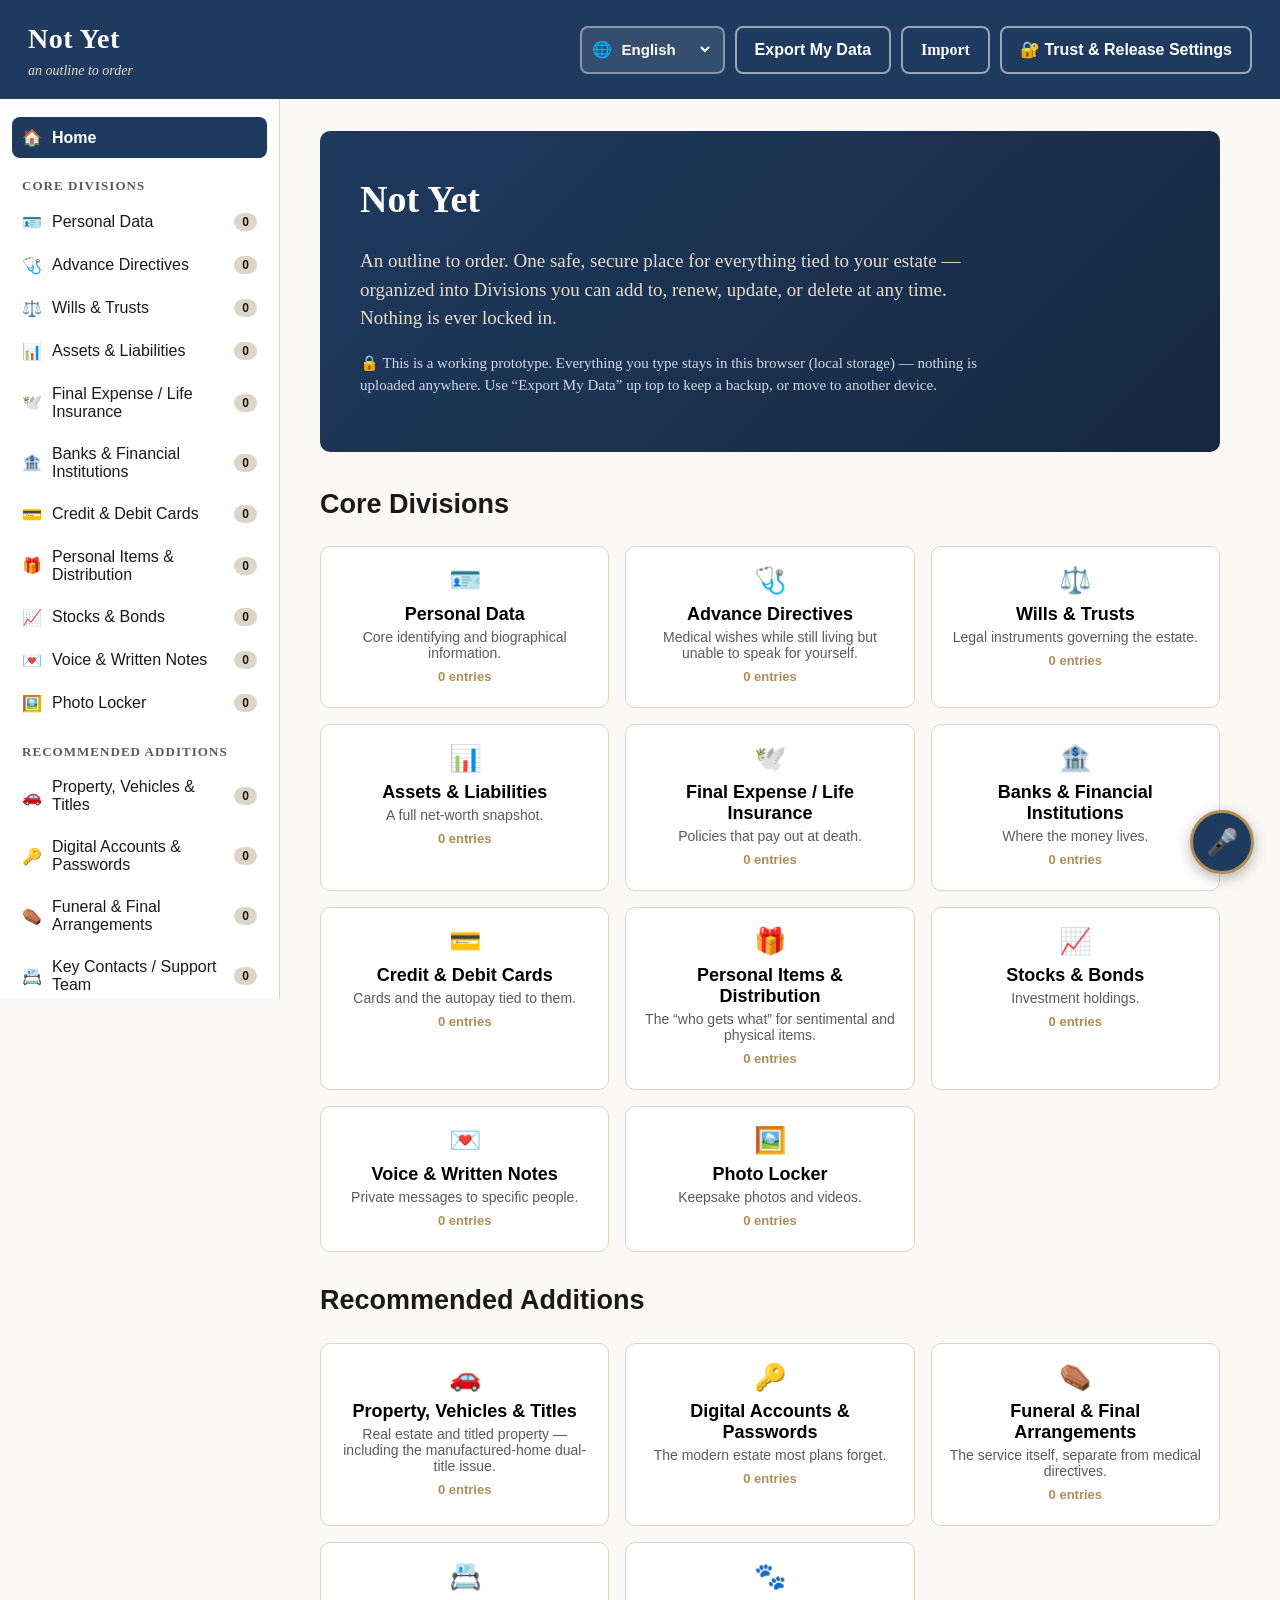
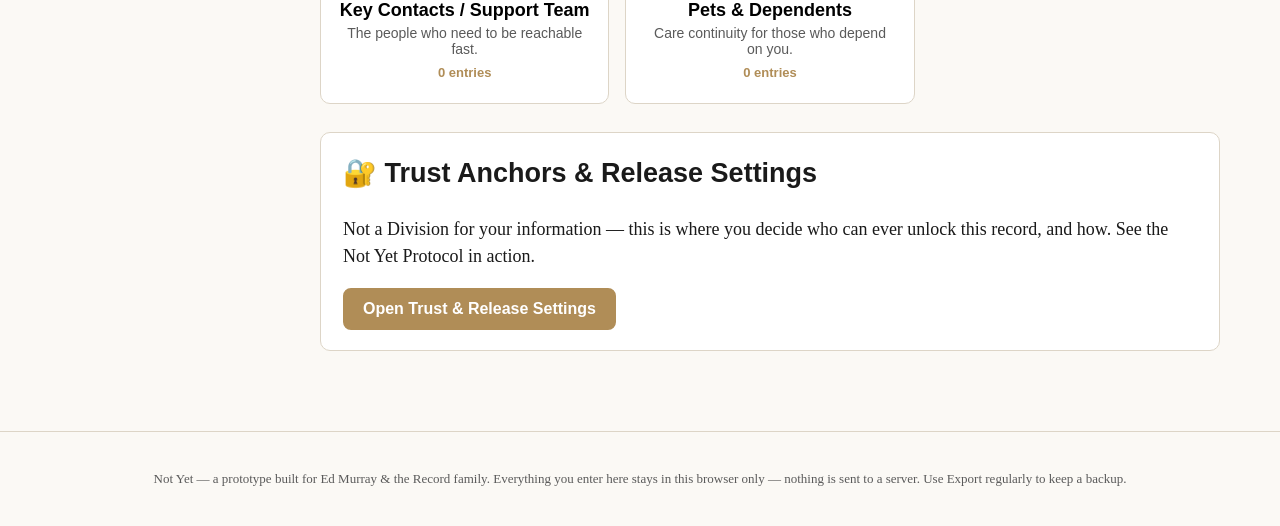
<file: index.html>
<!DOCTYPE html>
<html lang="en">
<head>
<meta charset="UTF-8">
<meta name="viewport" content="width=device-width, initial-scale=1.0, maximum-scale=3.0">
<title>Not Yet — An Outline to Order</title>
<meta name="description" content="Not Yet: a safe, secure, single place to keep your estate information — organized into Divisions you can add to, renew, or change at any time.">
<link rel="stylesheet" href="styles.css">
</head>
<body>

<header class="topbar">
  <div class="brand" id="logoHome">
    <span class="brand-mark">Not Yet</span>
    <span class="brand-tag" id="brandTagText">an outline to order</span>
  </div>
  <nav class="topnav">
    <label class="lang-picker">
      <span class="lang-globe" aria-hidden="true">🌐</span>
      <select id="langSelect" aria-label="Language"></select>
    </label>
    <button class="btn ghost" id="exportBtn">Export My Data</button>
    <label class="btn ghost file-btn">
      <span id="importLabelText">Import</span>
      <input type="file" id="importFile" accept="application/json" hidden>
    </label>
    <button class="btn ghost" id="trustBtn">Trust &amp; Release Settings</button>
  </nav>
</header>

<div class="layout">
  <aside class="sidebar" id="sidebar" aria-label="Divisions">
    <button class="side-item home-item" data-view="home" id="homeNavBtn">🏠 <span id="homeNavText">Home</span></button>
    <div class="side-group-label" id="coreLabelText">Core Divisions</div>
    <div id="coreDivisionList"></div>
    <div class="side-group-label" id="recLabelText">Recommended Additions</div>
    <div id="recDivisionList"></div>
    <div class="side-group-label" id="systemLabelText">System</div>
    <button class="side-item" data-view="trust" id="trustNavBtn">🔐 <span id="trustNavText">Trust Anchors &amp; Release Settings</span></button>
  </aside>

  <main class="content" id="content">
    <!-- rendered by app.js -->
  </main>
</div>

<div class="modal-backdrop" id="modalBackdrop" hidden>
  <div class="modal" role="dialog" aria-modal="true" aria-labelledby="modalTitle">
    <h2 id="modalTitle">Add Entry</h2>
    <form id="entryForm">
      <label for="entryTitle" id="titleLabelText">Title *
        <button type="button" class="mic-btn" id="dictateTitleBtn" title="Dictate" aria-label="Dictate title">🎤</button>
      </label>
      <input type="text" id="entryTitle" required placeholder="e.g. First National Bank — Checking">

      <label for="entryDetails" id="detailsLabelText">Details / Notes
        <button type="button" class="mic-btn" id="dictateDetailsBtn" title="Dictate" aria-label="Dictate details">🎤</button>
      </label>
      <textarea id="entryDetails" rows="5" placeholder="Anything that helps whoever reads this later..."></textarea>

      <label for="entryFor" id="forLabelText">Who is this for? <span class="muted" id="forOptionalText">(optional — for addressed, private items)</span></label>
      <input type="text" id="entryFor" placeholder="e.g. My daughter Sarah">

      <label id="recordLabelText">Voice note (optional)</label>
      <div class="record-panel" id="recordPanel">
        <div class="record-controls">
          <button type="button" class="btn ghost small" id="recordStartBtn">🎙️ Record</button>
          <button type="button" class="btn danger small" id="recordStopBtn" hidden>⏹️ Stop</button>
          <button type="button" class="btn ghost small" id="recordRedoBtn" hidden>🔁 Re-record</button>
          <button type="button" class="btn danger small" id="recordDeleteBtn" hidden>🗑️ Delete audio</button>
          <span class="recording-indicator" id="recordingIndicator" hidden><span class="rec-dot"></span> Recording…</span>
        </div>
        <audio controls id="recordPlayback" hidden></audio>
        <p class="mic-unsupported" id="micUnsupportedNote" hidden>Audio recording isn't supported in this browser.</p>
      </div>

      <div class="modal-actions">
        <button type="button" class="btn ghost" id="cancelEntryBtn">Cancel</button>
        <button type="submit" class="btn primary" id="saveEntryBtn">Save Entry</button>
      </div>
    </form>
  </div>
</div>

<button class="voice-fab" id="voiceFab" title="Voice control" aria-label="Voice control">🎤</button>
<div class="voice-status" id="voiceStatus" role="status" aria-live="polite" hidden></div>

<footer class="sitefoot" id="siteFoot">
  <p id="footerNoteText">Not Yet — a prototype built for Ed Murray &amp; the Record family. Everything you enter here stays in <strong>this browser only</strong> — nothing is sent to a server. Use Export regularly to keep a backup.</p>
</footer>

<script src="i18n.js"></script>
<script src="divisions.js"></script>
<script src="app.js"></script>
</body>
</html>
</file>
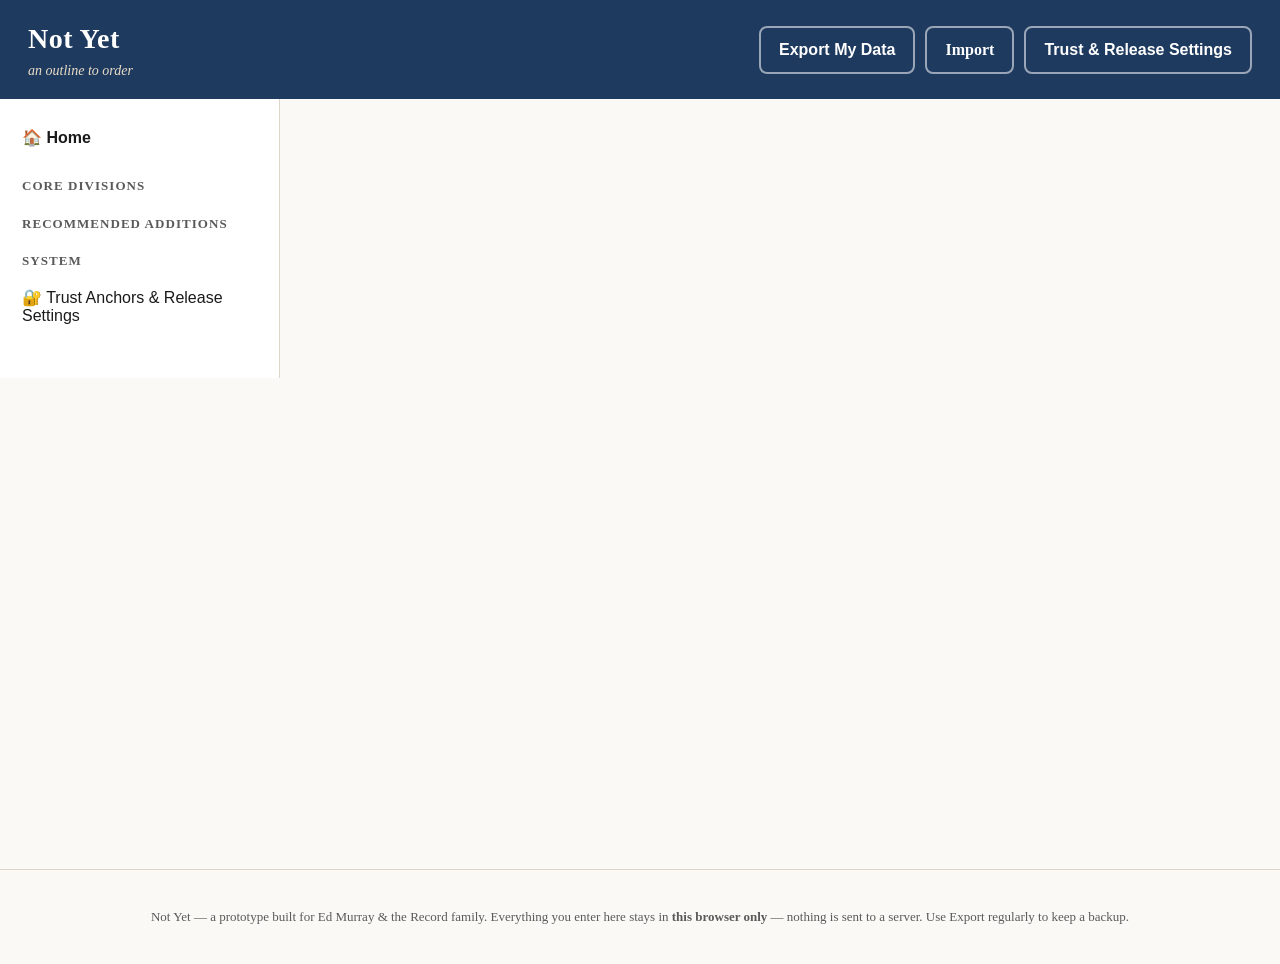
<file: index (2).html>
<!DOCTYPE html>
<html lang="en">
<head>
<meta charset="UTF-8">
<meta name="viewport" content="width=device-width, initial-scale=1.0, maximum-scale=3.0">
<title>Not Yet — An Outline to Order</title>
<meta name="description" content="Not Yet: a safe, secure, single place to keep your estate information — organized into Divisions you can add to, renew, or change at any time.">
<link rel="stylesheet" href="styles.css">
</head>
<body>

<header class="topbar">
  <div class="brand" id="logoHome">
    <span class="brand-mark">Not Yet</span>
    <span class="brand-tag">an outline to order</span>
  </div>
  <nav class="topnav">
    <button class="btn ghost" id="exportBtn">Export My Data</button>
    <label class="btn ghost file-btn">
      Import
      <input type="file" id="importFile" accept="application/json" hidden>
    </label>
    <button class="btn ghost" id="trustBtn">Trust &amp; Release Settings</button>
  </nav>
</header>

<div class="layout">
  <aside class="sidebar" id="sidebar" aria-label="Divisions">
    <button class="side-item home-item" data-view="home" id="homeNavBtn">🏠 Home</button>
    <div class="side-group-label">Core Divisions</div>
    <div id="coreDivisionList"></div>
    <div class="side-group-label">Recommended Additions</div>
    <div id="recDivisionList"></div>
    <div class="side-group-label">System</div>
    <button class="side-item" data-view="trust" id="trustNavBtn">🔐 Trust Anchors &amp; Release Settings</button>
  </aside>

  <main class="content" id="content">
    <!-- rendered by app.js -->
  </main>
</div>

<div class="modal-backdrop" id="modalBackdrop" hidden>
  <div class="modal" role="dialog" aria-modal="true" aria-labelledby="modalTitle">
    <h2 id="modalTitle">Add Entry</h2>
    <form id="entryForm">
      <label for="entryTitle">Title *</label>
      <input type="text" id="entryTitle" required placeholder="e.g. First National Bank — Checking">

      <label for="entryDetails">Details / Notes</label>
      <textarea id="entryDetails" rows="5" placeholder="Anything that helps whoever reads this later..."></textarea>

      <label for="entryFor">Who is this for? <span class="muted">(optional — for addressed, private items)</span></label>
      <input type="text" id="entryFor" placeholder="e.g. My daughter Sarah">

      <div class="modal-actions">
        <button type="button" class="btn ghost" id="cancelEntryBtn">Cancel</button>
        <button type="submit" class="btn primary" id="saveEntryBtn">Save Entry</button>
      </div>
    </form>
  </div>
</div>

<footer class="sitefoot">
  <p>Not Yet — a prototype built for Ed Murray &amp; the Record family. Everything you enter here stays in <strong>this browser only</strong> — nothing is sent to a server. Use Export regularly to keep a backup.</p>
</footer>

<script src="divisions.js"></script>
<script src="app.js"></script>
</body>
</html>
</file>
<file: styles.css>
:root {
  --navy: #1F3A5F;
  --navy-dark: #16283F;
  --gold: #B08D57;
  --gold-light: #E8DCC8;
  --cream: #FBF9F5;
  --ink: #1A1A1A;
  --grey: #5A5A5A;
  --line: #DDD5C7;
  --tier1: #1F7A4D;
  --tier2: #B08D57;
  --tier3: #8A3B5E;
  --danger: #A5312D;
  --radius: 10px;
}

* { box-sizing: border-box; }

html, body {
  margin: 0;
  padding: 0;
  background: var(--cream);
  color: var(--ink);
  font-family: Georgia, "Times New Roman", serif;
  font-size: 18px;
  line-height: 1.5;
}

h1, h2, h3, button, input, textarea, select {
  font-family: "Helvetica Neue", Arial, sans-serif;
}

button { cursor: pointer; }

/* ---------- Topbar ---------- */
.topbar {
  display: flex;
  align-items: center;
  justify-content: space-between;
  background: var(--navy);
  color: #fff;
  padding: 18px 28px;
  flex-wrap: wrap;
  gap: 12px;
}
.brand { display: flex; flex-direction: column; cursor: pointer; }
.brand-mark { font-size: 28px; font-weight: 700; letter-spacing: 0.5px; font-family: Georgia, serif; }
.brand-tag { font-size: 14px; color: var(--gold-light); font-style: italic; }
.topnav { display: flex; gap: 10px; flex-wrap: wrap; }

.btn {
  font-size: 16px;
  padding: 10px 18px;
  border-radius: 8px;
  border: 2px solid transparent;
  font-weight: 600;
}
.btn.primary { background: var(--gold); color: #fff; border-color: var(--gold); }
.btn.primary:hover { background: #9a7847; }
.btn.ghost { background: transparent; color: var(--navy); border-color: var(--line); }
.btn.ghost:hover { background: var(--gold-light); }
.topbar .btn.ghost { color: #fff; border-color: rgba(255,255,255,0.55); }
.topbar .btn.ghost:hover { background: rgba(255,255,255,0.12); }
.btn.danger { background: #fff; color: var(--danger); border-color: var(--danger); }
.btn.danger:hover { background: #fbeceb; }
.btn.small { font-size: 14px; padding: 6px 12px; }
.file-btn { display: inline-flex; align-items: center; }

/* ---------- Layout ---------- */
.layout {
  display: flex;
  align-items: flex-start;
  min-height: calc(100vh - 130px);
}

.sidebar {
  width: 280px;
  flex-shrink: 0;
  background: #fff;
  border-right: 1px solid var(--line);
  padding: 18px 12px 40px;
  position: sticky;
  top: 0;
  max-height: 100vh;
  overflow-y: auto;
}
.side-group-label {
  font-size: 13px;
  text-transform: uppercase;
  letter-spacing: 0.08em;
  color: var(--grey);
  font-weight: 700;
  margin: 18px 10px 6px;
}
.side-item {
  display: flex;
  align-items: center;
  gap: 10px;
  width: 100%;
  text-align: left;
  background: none;
  border: none;
  padding: 11px 10px;
  border-radius: 8px;
  font-size: 16px;
  color: var(--ink);
  margin-bottom: 2px;
}
.side-item:hover { background: var(--gold-light); }
.side-item.active { background: var(--navy); color: #fff; }
.side-item .count {
  margin-left: auto;
  background: var(--line);
  color: var(--ink);
  border-radius: 999px;
  font-size: 12px;
  padding: 2px 8px;
  font-weight: 700;
}
.side-item.active .count { background: rgba(255,255,255,0.25); color: #fff; }
.home-item { font-weight: 700; }

/* ---------- Content ---------- */
.content { flex: 1; padding: 32px 40px 60px; max-width: 980px; }

.hero {
  background: linear-gradient(135deg, var(--navy), var(--navy-dark));
  color: #fff;
  border-radius: var(--radius);
  padding: 40px;
  margin-bottom: 32px;
}
.hero h1 { font-family: Georgia, serif; font-size: 38px; margin: 0 0 8px; }
.hero p { font-size: 19px; color: var(--gold-light); max-width: 640px; }
.hero .privacy-note { margin-top: 18px; font-size: 15px; color: #cfd9e6; }

.tile-grid {
  display: grid;
  grid-template-columns: repeat(auto-fill, minmax(230px, 1fr));
  gap: 16px;
}
.tile {
  background: #fff;
  border: 1px solid var(--line);
  border-radius: var(--radius);
  padding: 18px;
  text-align: left;
}
.tile .tile-icon { font-size: 26px; }
.tile h3 { margin: 8px 0 4px; font-size: 18px; }
.tile p { margin: 0; font-size: 14px; color: var(--grey); }
.tile .tile-count { font-size: 13px; color: var(--gold); font-weight: 700; margin-top: 8px; }
.tile-btn { border: none; background: none; padding: 0; width: 100%; cursor: pointer; }

.division-header {
  display: flex;
  align-items: center;
  justify-content: space-between;
  flex-wrap: wrap;
  gap: 14px;
  margin-bottom: 8px;
}
.division-header h1 { font-size: 30px; margin: 0; }
.division-icon { font-size: 32px; margin-right: 10px; }
.division-desc { color: var(--grey); margin: 4px 0 6px; font-size: 16px; }
.division-hint { background: var(--gold-light); border-radius: 8px; padding: 10px 14px; font-size: 14px; color: #5c4a28; margin-bottom: 20px; }

.tier-badge {
  display: inline-block;
  font-size: 12px;
  font-weight: 700;
  color: #fff;
  border-radius: 999px;
  padding: 4px 10px;
  margin-bottom: 6px;
}

.entry-list { display: flex; flex-direction: column; gap: 12px; margin-top: 18px; }
.entry-card {
  background: #fff;
  border: 1px solid var(--line);
  border-left: 6px solid var(--gold);
  border-radius: var(--radius);
  padding: 16px 18px;
}
.entry-card h4 { margin: 0 0 4px; font-size: 19px; }
.entry-card .entry-meta { font-size: 13px; color: var(--grey); margin-bottom: 8px; }
.entry-card .entry-for { display: inline-block; background: #EFE3ED; color: #6b2f4d; font-size: 13px; border-radius: 6px; padding: 2px 8px; margin-bottom: 8px; }
.entry-card .entry-details { white-space: pre-wrap; font-size: 16px; margin: 6px 0 10px; }
.entry-actions { display: flex; gap: 8px; }

.empty-state {
  border: 2px dashed var(--line);
  border-radius: var(--radius);
  padding: 30px;
  text-align: center;
  color: var(--grey);
  margin-top: 16px;
}

/* ---------- Modal ---------- */
.modal-backdrop {
  position: fixed; inset: 0; background: rgba(20,25,35,0.55);
  display: flex; align-items: center; justify-content: center; padding: 20px; z-index: 50;
}
.modal-backdrop[hidden] { display: none; }
.modal {
  background: #fff; border-radius: var(--radius); padding: 28px; width: 100%; max-width: 520px;
  max-height: 90vh; overflow-y: auto;
}
.modal h2 { margin-top: 0; }
.modal label { display: block; font-weight: 700; font-size: 14px; margin: 14px 0 6px; }
.modal .muted { font-weight: 400; color: var(--grey); }
.modal input[type=text], .modal textarea {
  width: 100%; padding: 10px 12px; font-size: 16px; border: 1.5px solid var(--line); border-radius: 8px;
  font-family: Georgia, serif;
}
.modal-actions { display: flex; justify-content: flex-end; gap: 10px; margin-top: 22px; }

/* ---------- Trust page ---------- */
.card {
  background: #fff; border: 1px solid var(--line); border-radius: var(--radius);
  padding: 20px 22px; margin-bottom: 20px;
}
.card h2 { margin-top: 0; }
.callout {
  background: #FBF3E3; border-left: 6px solid var(--gold); border-radius: 8px;
  padding: 14px 16px; font-size: 15px; color: #5c4a28; margin-bottom: 18px;
}
.anchor-row { display: flex; gap: 10px; align-items: center; padding: 10px 0; border-bottom: 1px solid var(--line); }
.anchor-row:last-child { border-bottom: none; }
.anchor-row .name { font-weight: 700; flex: 1; }
.anchor-row .rel { color: var(--grey); flex: 1; }
.inline-form { display: flex; gap: 10px; flex-wrap: wrap; margin-top: 12px; }
.inline-form input, .inline-form select { padding: 8px 10px; font-size: 15px; border: 1.5px solid var(--line); border-radius: 8px; }
.inline-form input[type=text] { flex: 1; min-width: 160px; }

.tier-table { width: 100%; border-collapse: collapse; margin-top: 10px; }
.tier-table th, .tier-table td { text-align: left; padding: 10px; border-bottom: 1px solid var(--line); font-size: 15px; vertical-align: top; }
.tier-table th { color: var(--grey); font-size: 13px; text-transform: uppercase; }

.ledger { max-height: 320px; overflow-y: auto; }
.ledger-row { display: flex; gap: 12px; padding: 8px 0; border-bottom: 1px solid var(--line); font-size: 14px; }
.ledger-row .t { color: var(--grey); width: 150px; flex-shrink: 0; }
.ledger-row .a { font-weight: 700; width: 90px; flex-shrink: 0; }

.sitefoot {
  text-align: center; padding: 24px; color: var(--grey); font-size: 13px; border-top: 1px solid var(--line);
}

/* ---------- Language picker ---------- */
.lang-picker { display: inline-flex; align-items: center; gap: 6px; background: rgba(255,255,255,0.1); border: 2px solid rgba(255,255,255,0.4); border-radius: 8px; padding: 6px 10px; }
.lang-globe { font-size: 16px; }
.lang-picker select {
  background: transparent; color: #fff; border: none; font-size: 15px; font-weight: 600;
  font-family: "Helvetica Neue", Arial, sans-serif; cursor: pointer;
}
.lang-picker select option { color: #1A1A1A; }

/* ---------- Dictation mic buttons (in field labels) ---------- */
.mic-btn {
  display: inline-flex; align-items: center; justify-content: center;
  background: var(--gold-light); border: 2px solid var(--gold); border-radius: 999px;
  width: 34px; height: 34px; font-size: 16px; margin-left: 8px; vertical-align: middle;
  padding: 0;
}
.mic-btn:hover { background: var(--gold); }
.mic-btn.listening { background: var(--danger); border-color: var(--danger); animation: pulse 1.2s infinite; }

/* ---------- Audio recording panel ---------- */
.record-panel { margin-top: 10px; }
.record-controls { display: flex; align-items: center; gap: 10px; flex-wrap: wrap; }
.recording-indicator { display: inline-flex; align-items: center; gap: 6px; color: var(--danger); font-weight: 700; font-size: 14px; }
.recording-indicator[hidden] { display: none; }
.rec-dot { width: 10px; height: 10px; border-radius: 50%; background: var(--danger); display: inline-block; animation: pulse 1s infinite; }
@keyframes pulse { 0%, 100% { opacity: 1; } 50% { opacity: 0.35; } }
#recordPlayback { width: 100%; margin-top: 10px; }
.mic-unsupported { font-size: 13px; color: var(--grey); font-style: italic; margin: 6px 0 0; }

/* ---------- Voice control floating button ---------- */
.voice-fab {
  position: fixed; bottom: 26px; right: 26px; width: 64px; height: 64px; border-radius: 50%;
  background: var(--navy); color: #fff; font-size: 26px; border: 3px solid var(--gold);
  box-shadow: 0 4px 14px rgba(0,0,0,0.3); z-index: 60;
}
.voice-fab:hover { background: var(--navy-dark); }
.voice-fab.listening { background: var(--danger); border-color: #fff; animation: pulse 1.2s infinite; }
.voice-fab[hidden] { display: none; }
.voice-status {
  position: fixed; bottom: 100px; right: 26px; max-width: 280px; background: #fff;
  border: 2px solid var(--gold); border-radius: 10px; padding: 12px 16px; font-size: 14px;
  color: var(--ink); box-shadow: 0 4px 14px rgba(0,0,0,0.2); z-index: 60;
}
.voice-status[hidden] { display: none; }

/* ---------- Read-aloud button ---------- */
.read-aloud-btn { margin-left: 10px; }

@media (max-width: 800px) {
  .layout { flex-direction: column; }
  .sidebar { width: 100%; position: static; max-height: none; }
  .content { padding: 24px 18px; }
}

@media print {
  .topbar, .sidebar, .sitefoot, .entry-actions, #trustBtn, #exportBtn, .voice-fab, .voice-status { display: none
</file>
